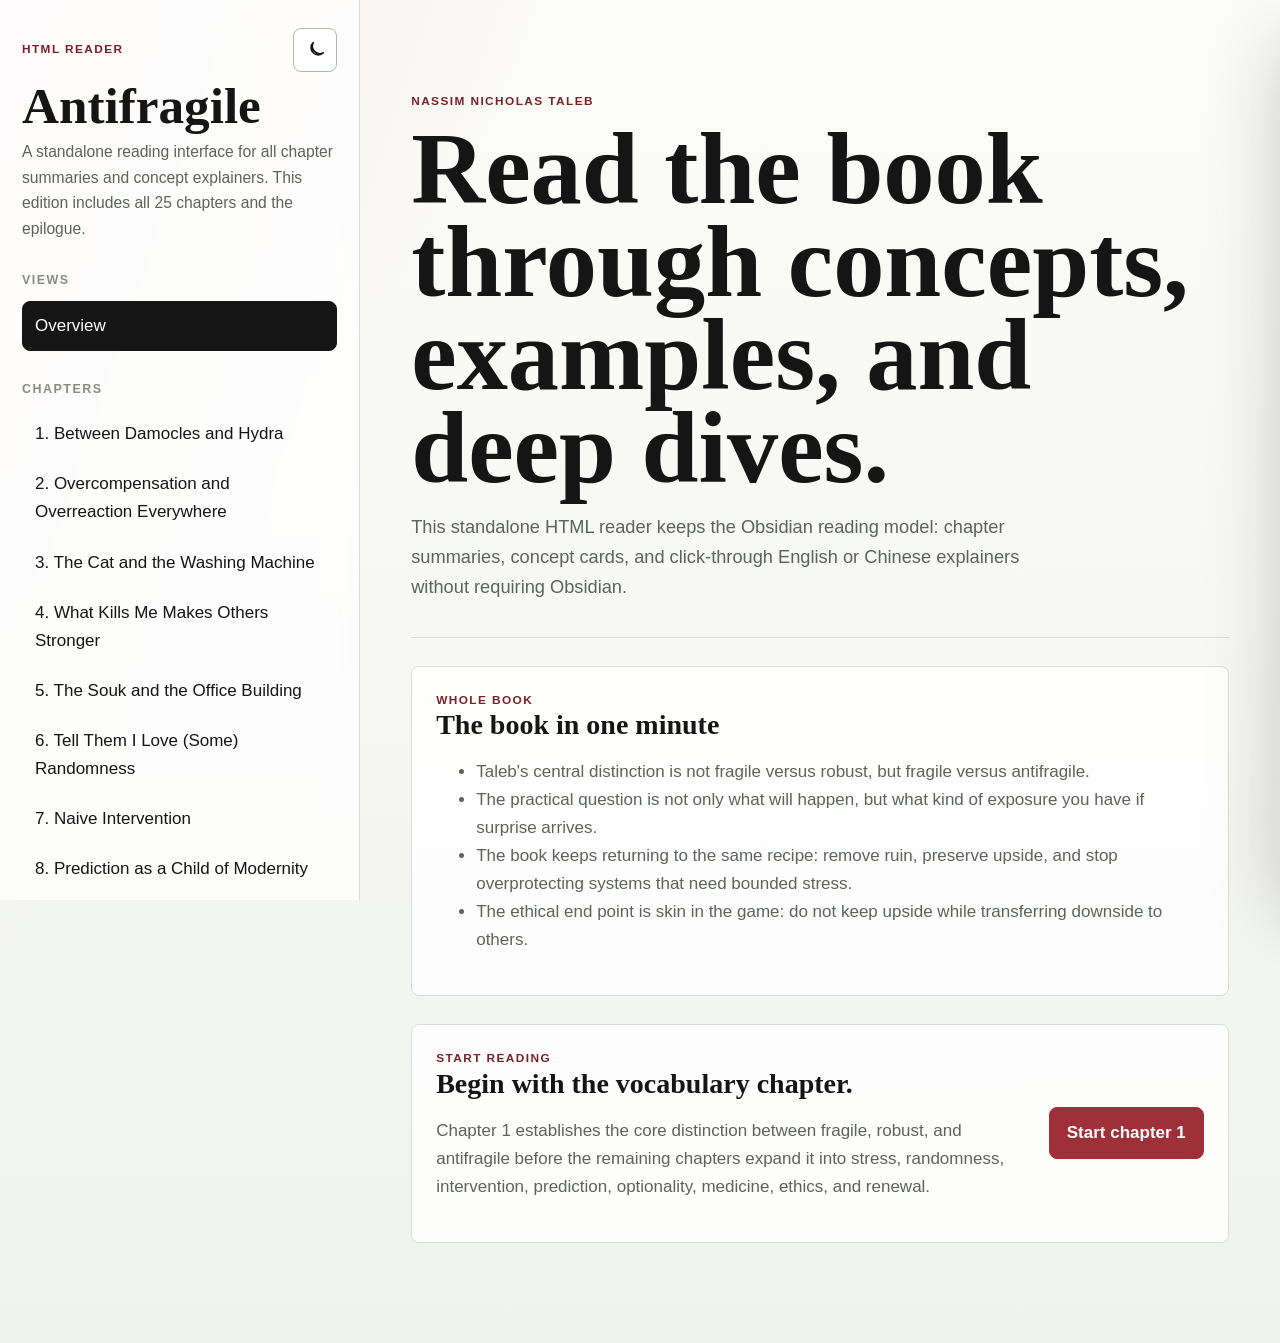
<file: antifragile-html/index.html>
<!doctype html>
<html lang="en">
<head>
  <meta charset="utf-8">
  <meta name="viewport" content="width=device-width, initial-scale=1">
  <title>Antifragile Reader</title>
  <link rel="stylesheet" href="assets/styles.css">
</head>
<body>
  <div class="app">
    <header class="topbar" aria-label="Mobile toolbar">
      <button class="secondary-action" id="menuButton" type="button" aria-controls="sidebar" aria-expanded="false">Menu</button>
      <div class="mobile-title">Antifragile Reader</div>
      <button class="theme-toggle" type="button" data-theme-toggle aria-pressed="false" aria-label="Switch to dark theme" title="Switch to dark theme">
        <svg class="theme-icon theme-icon-moon" viewBox="0 0 24 24" aria-hidden="true">
          <path d="M21 14.6A8.6 8.6 0 0 1 9.4 3a7.5 7.5 0 1 0 11.6 11.6Z"></path>
        </svg>
        <svg class="theme-icon theme-icon-sun" viewBox="0 0 24 24" aria-hidden="true">
          <circle cx="12" cy="12" r="4"></circle>
          <path d="M12 2v2.2M12 19.8V22M4.9 4.9l1.6 1.6M17.5 17.5l1.6 1.6M2 12h2.2M19.8 12H22M4.9 19.1l1.6-1.6M17.5 6.5l1.6-1.6"></path>
        </svg>
      </button>
    </header>

    <aside class="sidebar" id="sidebar" aria-label="Primary navigation">
      <div class="brand">
        <div class="brand-top">
          <div class="brand-kicker">HTML Reader</div>
          <button class="theme-toggle sidebar-theme" type="button" data-theme-toggle aria-pressed="false" aria-label="Switch to dark theme" title="Switch to dark theme">
            <svg class="theme-icon theme-icon-moon" viewBox="0 0 24 24" aria-hidden="true">
              <path d="M21 14.6A8.6 8.6 0 0 1 9.4 3a7.5 7.5 0 1 0 11.6 11.6Z"></path>
            </svg>
            <svg class="theme-icon theme-icon-sun" viewBox="0 0 24 24" aria-hidden="true">
              <circle cx="12" cy="12" r="4"></circle>
              <path d="M12 2v2.2M12 19.8V22M4.9 4.9l1.6 1.6M17.5 17.5l1.6 1.6M2 12h2.2M19.8 12H22M4.9 19.1l1.6-1.6M17.5 6.5l1.6-1.6"></path>
            </svg>
          </button>
        </div>
        <h1>Antifragile</h1>
        <p>A standalone reading interface for all chapter summaries and concept explainers. This edition includes all 25 chapters and the epilogue.</p>
      </div>

      <nav class="nav-group" aria-label="Main views">
        <p class="nav-title">Views</p>
        <button class="nav-button active" type="button" data-view-target="overview" data-nav-item>
          <span>Overview</span>
        </button>
      </nav>

      <nav class="nav-group" aria-label="Chapters">
        <p class="nav-title">Chapters</p>
        <button class="nav-button" type="button" data-view-target="chapter-1" data-nav-item>
          <span>1. Between Damocles and Hydra</span>
        </button>
        <button class="nav-button" type="button" data-view-target="chapter-2" data-nav-item>
          <span>2. Overcompensation and Overreaction Everywhere</span>
        </button>
        <button class="nav-button" type="button" data-view-target="chapter-3" data-nav-item>
          <span>3. The Cat and the Washing Machine</span>
        </button>
        <button class="nav-button" type="button" data-view-target="chapter-4" data-nav-item>
          <span>4. What Kills Me Makes Others Stronger</span>
        </button>
        <button class="nav-button" type="button" data-view-target="chapter-5" data-nav-item>
          <span>5. The Souk and the Office Building</span>
        </button>
        <button class="nav-button" type="button" data-view-target="chapter-6" data-nav-item>
          <span>6. Tell Them I Love (Some) Randomness</span>
        </button>
        <button class="nav-button" type="button" data-view-target="chapter-7" data-nav-item>
          <span>7. Naive Intervention</span>
        </button>
        <button class="nav-button" type="button" data-view-target="chapter-8" data-nav-item>
          <span>8. Prediction as a Child of Modernity</span>
        </button>
        <button class="nav-button" type="button" data-view-target="chapter-9" data-nav-item>
          <span>9. Fat Tony and the Fragilistas</span>
        </button>
        <button class="nav-button" type="button" data-view-target="chapter-10" data-nav-item>
          <span>10. Seneca&#039;s Upside and Downside</span>
        </button>
        <button class="nav-button" type="button" data-view-target="chapter-11" data-nav-item>
          <span>11. Never Marry the Rock Star</span>
        </button>
        <button class="nav-button" type="button" data-view-target="chapter-12" data-nav-item>
          <span>12. Thales&#039; Sweet Grapes</span>
        </button>
        <button class="nav-button" type="button" data-view-target="chapter-13" data-nav-item>
          <span>13. Lecturing Birds on How to Fly</span>
        </button>
        <button class="nav-button" type="button" data-view-target="chapter-14" data-nav-item>
          <span>14. When Two Things Are Not the &quot;Same Thing&quot;</span>
        </button>
        <button class="nav-button" type="button" data-view-target="chapter-15" data-nav-item>
          <span>15. History Written by the Losers</span>
        </button>
        <button class="nav-button" type="button" data-view-target="chapter-16" data-nav-item>
          <span>16. A Lesson in Disorder</span>
        </button>
        <button class="nav-button" type="button" data-view-target="chapter-17" data-nav-item>
          <span>17. Fat Tony Debates Socrates</span>
        </button>
        <button class="nav-button" type="button" data-view-target="chapter-18" data-nav-item>
          <span>18. On the Difference Between a Large Stone and a Thousand Pebbles</span>
        </button>
        <button class="nav-button" type="button" data-view-target="chapter-19" data-nav-item>
          <span>19. The Philosopher&#039;s Stone and Its Inverse</span>
        </button>
        <button class="nav-button" type="button" data-view-target="chapter-20" data-nav-item>
          <span>20. Time and Fragility</span>
        </button>
        <button class="nav-button" type="button" data-view-target="chapter-21" data-nav-item>
          <span>21. Medicine, Convexity, and Opacity</span>
        </button>
        <button class="nav-button" type="button" data-view-target="chapter-22" data-nav-item>
          <span>22. To Live Long, but Not Too Long</span>
        </button>
        <button class="nav-button" type="button" data-view-target="chapter-23" data-nav-item>
          <span>23. Skin in the Game: Antifragility and Optionality at the Expense of Others</span>
        </button>
        <button class="nav-button" type="button" data-view-target="chapter-24" data-nav-item>
          <span>24. Fitting Ethics to a Profession</span>
        </button>
        <button class="nav-button" type="button" data-view-target="chapter-25" data-nav-item>
          <span>25. Conclusion</span>
        </button>
        <button class="nav-button" type="button" data-view-target="epilogue" data-nav-item>
          <span>Epilogue. From Resurrection to Resurrection</span>
        </button>
      </nav>

    </aside>

    <main class="main" id="main">
      <section class="view active" id="overview" data-view>
        <div class="hero">
          <div class="eyebrow">Nassim Nicholas Taleb</div>
          <h2>Read the book through concepts, examples, and deep dives.</h2>
          <p>This standalone HTML reader keeps the Obsidian reading model: chapter summaries, concept cards, and click-through English or Chinese explainers without requiring Obsidian.</p>
        </div>

        <section class="panel" aria-labelledby="book-minute">
          <div class="section-label">Whole Book</div>
          <h3 id="book-minute">The book in one minute</h3>
          <ul>
            <li>Taleb's central distinction is not fragile versus robust, but fragile versus antifragile.</li>
            <li>The practical question is not only what will happen, but what kind of exposure you have if surprise arrives.</li>
            <li>The book keeps returning to the same recipe: remove ruin, preserve upside, and stop overprotecting systems that need bounded stress.</li>
            <li>The ethical end point is skin in the game: do not keep upside while transferring downside to others.</li>
          </ul>
        </section>

        <section class="panel start-card" aria-labelledby="start-reading">
          <div>
            <div class="section-label">Start Reading</div>
            <h3 id="start-reading">Begin with the vocabulary chapter.</h3>
            <p>Chapter 1 establishes the core distinction between fragile, robust, and antifragile before the remaining chapters expand it into stress, randomness, intervention, prediction, optionality, medicine, ethics, and renewal.</p>
          </div>
          <button class="primary-action" type="button" data-view-target="chapter-1">Start chapter 1</button>
        </section>
      </section>

      <div id="chapterMount"></div>
    </main>

  </div>

  <div class="drawer-backdrop" id="drawerBackdrop" hidden></div>
  <aside class="drawer" id="drawer" aria-modal="true" aria-labelledby="drawerTitle" role="dialog" hidden>
    <div class="drawer-header">
      <div>
        <p class="eyebrow" id="drawerKicker">Deep dive</p>
        <h2 class="drawer-title" id="drawerTitle">Concept explainer</h2>
        <p class="drawer-subtitle" id="drawerSubtitle">Click English or Chinese to switch explanations.</p>
      </div>
      <button class="close-button" type="button" id="closeDrawer" aria-label="Close deep dive">×</button>
    </div>
    <div class="drawer-tabs" role="tablist" aria-label="Explainer language">
      <button class="drawer-tab active" type="button" data-drawer-lang="en" role="tab" aria-selected="true">English</button>
      <button class="drawer-tab" type="button" data-drawer-lang="zh" role="tab" aria-selected="false">中文</button>
    </div>
    <div class="drawer-content" id="drawerContent"></div>
  </aside>

  <script src="assets/chapter-01.js"></script>
  <script src="assets/chapter-02.js"></script>
  <script src="assets/chapter-03.js"></script>
  <script src="assets/chapter-04.js"></script>
  <script src="assets/chapter-05.js"></script>
  <script src="assets/chapter-06.js"></script>
  <script src="assets/chapter-07.js"></script>
  <script src="assets/chapter-08.js"></script>
  <script src="assets/chapter-09.js"></script>
  <script src="assets/chapter-10.js"></script>
  <script src="assets/chapter-11.js"></script>
  <script src="assets/chapter-12.js"></script>
  <script src="assets/chapter-13.js"></script>
  <script src="assets/chapter-14.js"></script>
  <script src="assets/chapter-15.js"></script>
  <script src="assets/chapter-16.js"></script>
  <script src="assets/chapter-17.js"></script>
  <script src="assets/chapter-18.js"></script>
  <script src="assets/chapter-19.js"></script>
  <script src="assets/chapter-20.js"></script>
  <script src="assets/chapter-21.js"></script>
  <script src="assets/chapter-22.js"></script>
  <script src="assets/chapter-23.js"></script>
  <script src="assets/chapter-24.js"></script>
  <script src="assets/chapter-25.js"></script>
  <script src="assets/epilogue.js"></script>
  <script src="assets/app.js"></script>
</body>
</html>
</file>
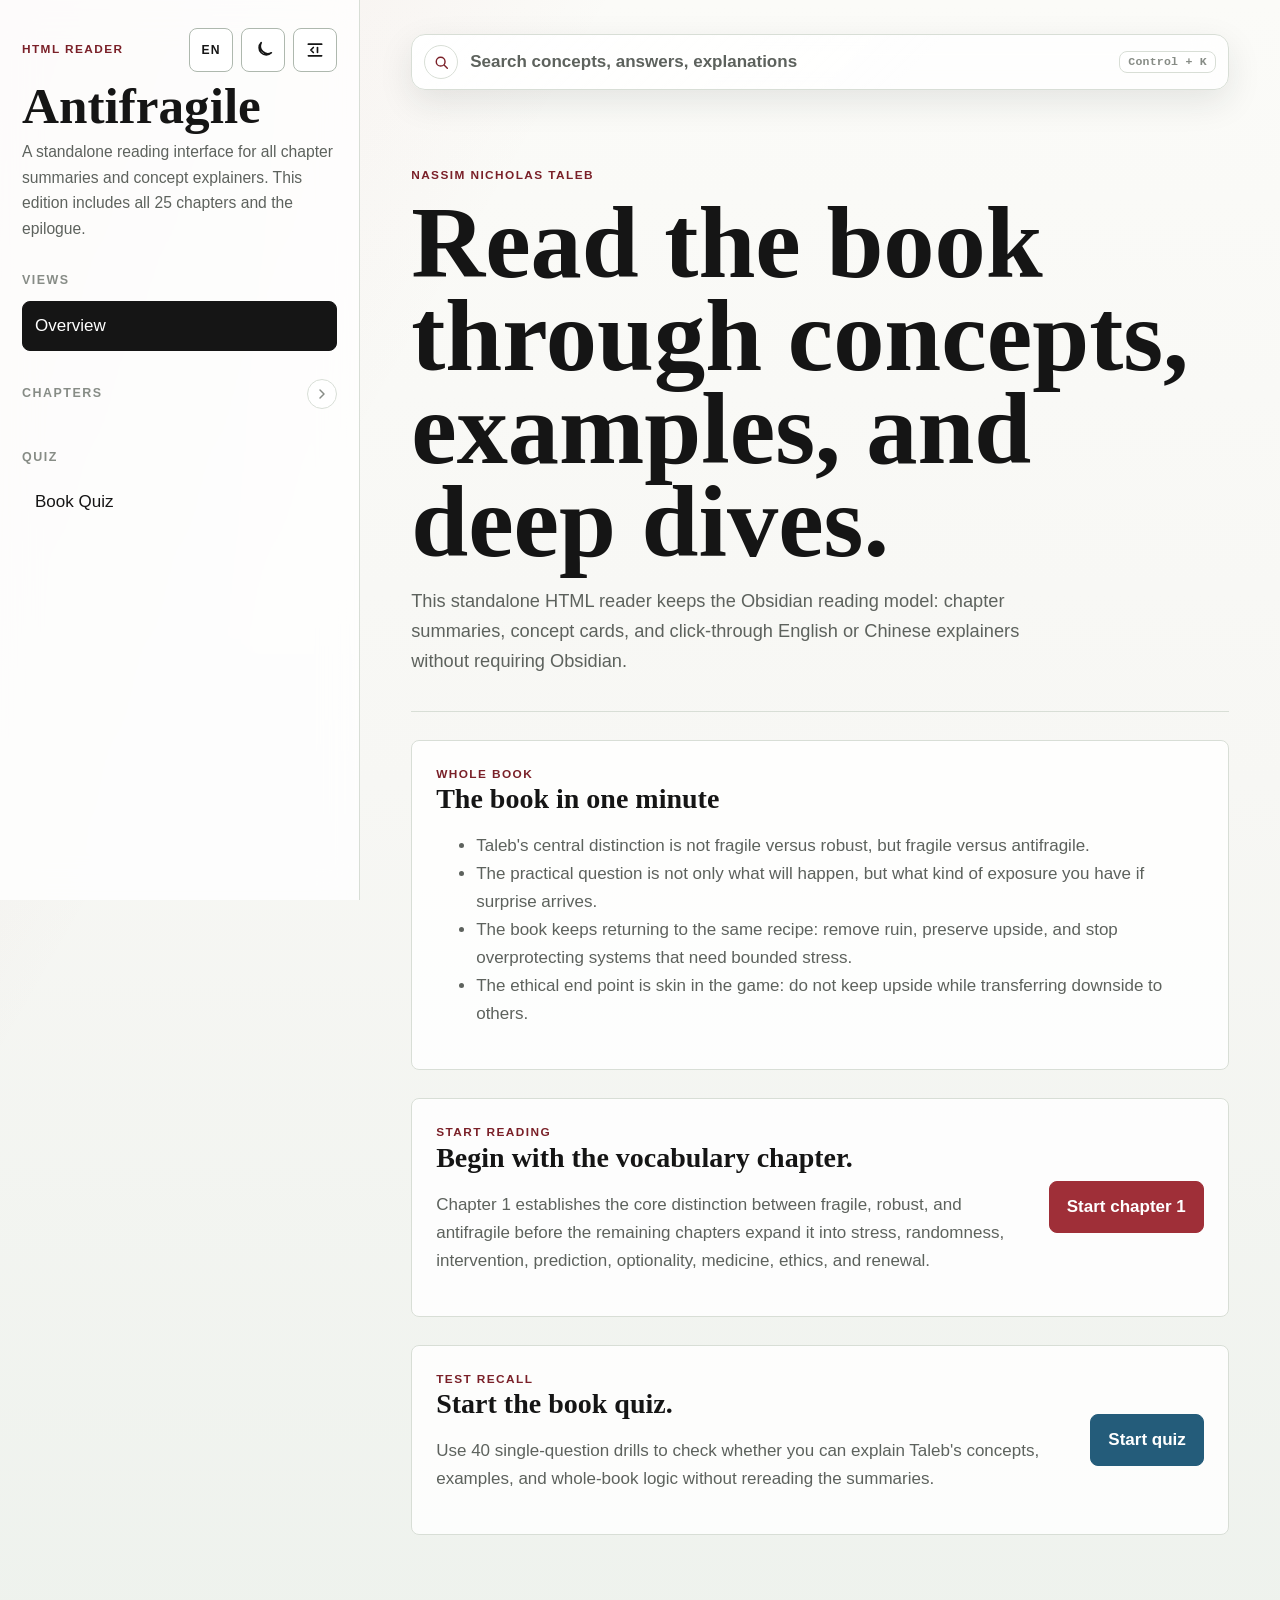
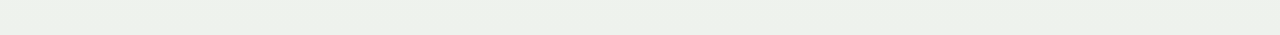
<file: docs/index.html>
<!doctype html>
<html lang="en">
<head>
  <meta charset="utf-8">
  <meta name="viewport" content="width=device-width, initial-scale=1">
  <meta http-equiv="Cache-Control" content="no-cache, no-store, must-revalidate">
  <meta http-equiv="Pragma" content="no-cache">
  <meta http-equiv="Expires" content="0">
  <title>Antifragile Reader</title>
  <script>
    // Single source of truth for cache-busting. Bump this one string to invalidate
    // every asset URL at once; the inline loader at the bottom of <body> reads it.
    window.APP_VERSION = "3aa4f63e-f777-433c-8b77-ee7bdf7092bd";
  </script>
  <script>
    (function () {
      var link = document.createElement("link");
      link.rel = "stylesheet";
      link.href = "assets/styles.css?v=" + window.APP_VERSION;
      document.head.appendChild(link);
    })();
  </script>
</head>
<body>
  <div class="app">
    <header class="topbar" aria-label="Mobile toolbar">
      <button class="secondary-action" id="menuButton" type="button" aria-controls="sidebar" aria-expanded="false">Menu</button>
      <div class="mobile-title">Antifragile Reader</div>
      <div class="topbar-actions">
        <button class="language-toggle" type="button" data-language-toggle aria-pressed="false" aria-label="Switch content language to Chinese" title="Switch content language to Chinese">
          <span data-language-label>EN</span>
        </button>
        <button class="theme-toggle" type="button" data-theme-toggle aria-pressed="false" aria-label="Switch to dark theme" title="Switch to dark theme">
          <svg class="theme-icon theme-icon-moon" viewBox="0 0 24 24" aria-hidden="true">
            <path d="M21 14.6A8.6 8.6 0 0 1 9.4 3a7.5 7.5 0 1 0 11.6 11.6Z"></path>
          </svg>
          <svg class="theme-icon theme-icon-sun" viewBox="0 0 24 24" aria-hidden="true">
            <circle cx="12" cy="12" r="4"></circle>
            <path d="M12 2v2.2M12 19.8V22M4.9 4.9l1.6 1.6M17.5 17.5l1.6 1.6M2 12h2.2M19.8 12H22M4.9 19.1l1.6-1.6M17.5 6.5l1.6-1.6"></path>
          </svg>
        </button>
      </div>
    </header>

    <aside class="sidebar" id="sidebar" aria-label="Primary navigation">
      <div class="brand">
        <div class="brand-top">
          <div class="brand-kicker">HTML Reader</div>
          <div class="brand-actions">
            <button class="language-toggle" type="button" data-language-toggle aria-pressed="false" aria-label="Switch content language to Chinese" title="Switch content language to Chinese">
              <span data-language-label>EN</span>
            </button>
            <button class="theme-toggle sidebar-theme" type="button" data-theme-toggle aria-pressed="false" aria-label="Switch to dark theme" title="Switch to dark theme">
              <svg class="theme-icon theme-icon-moon" viewBox="0 0 24 24" aria-hidden="true">
                <path d="M21 14.6A8.6 8.6 0 0 1 9.4 3a7.5 7.5 0 1 0 11.6 11.6Z"></path>
              </svg>
              <svg class="theme-icon theme-icon-sun" viewBox="0 0 24 24" aria-hidden="true">
                <circle cx="12" cy="12" r="4"></circle>
                <path d="M12 2v2.2M12 19.8V22M4.9 4.9l1.6 1.6M17.5 17.5l1.6 1.6M2 12h2.2M19.8 12H22M4.9 19.1l1.6-1.6M17.5 6.5l1.6-1.6"></path>
              </svg>
            </button>
            <button class="sidebar-toggle" id="sidebarCollapseButton" type="button" data-sidebar-collapse aria-label="Hide sidebar" title="Hide sidebar" aria-controls="sidebar" aria-expanded="true">
              <svg viewBox="0 0 24 24" aria-hidden="true">
                <path d="M4 5h16M4 19h16"></path>
                <path d="M10 9l-3 3 3 3"></path>
                <path d="M15 9v6"></path>
              </svg>
              <span class="sidebar-toggle-label">Close</span>
            </button>
          </div>
        </div>
        <h1>Antifragile</h1>
        <p>A standalone reading interface for all chapter summaries and concept explainers. This edition includes all 25 chapters and the epilogue.</p>
      </div>

      <nav class="nav-group" aria-label="Main views">
        <p class="nav-title">Views</p>
        <button class="nav-button active" type="button" data-view-target="overview" data-nav-item>
          <span>Overview</span>
        </button>
      </nav>

      <nav class="nav-group nav-group-collapsible collapsed" aria-label="Chapters">
        <div class="nav-title-row">
          <p class="nav-title">Chapters</p>
          <button class="nav-collapse" type="button" data-collapse-toggle="chapterList" aria-controls="chapterList" aria-expanded="false" aria-label="Expand chapters">
            <svg viewBox="0 0 24 24" aria-hidden="true">
              <path d="M6 9l6 6 6-6"></path>
            </svg>
          </button>
        </div>
        <div class="nav-list" id="chapterList" aria-hidden="true">
        <button class="nav-button" type="button" data-view-target="chapter-1" data-nav-item>
          <span>1. Between Damocles and Hydra</span>
        </button>
        <button class="nav-button" type="button" data-view-target="chapter-2" data-nav-item>
          <span>2. Overcompensation and Overreaction Everywhere</span>
        </button>
        <button class="nav-button" type="button" data-view-target="chapter-3" data-nav-item>
          <span>3. The Cat and the Washing Machine</span>
        </button>
        <button class="nav-button" type="button" data-view-target="chapter-4" data-nav-item>
          <span>4. What Kills Me Makes Others Stronger</span>
        </button>
        <button class="nav-button" type="button" data-view-target="chapter-5" data-nav-item>
          <span>5. The Souk and the Office Building</span>
        </button>
        <button class="nav-button" type="button" data-view-target="chapter-6" data-nav-item>
          <span>6. Tell Them I Love (Some) Randomness</span>
        </button>
        <button class="nav-button" type="button" data-view-target="chapter-7" data-nav-item>
          <span>7. Naive Intervention</span>
        </button>
        <button class="nav-button" type="button" data-view-target="chapter-8" data-nav-item>
          <span>8. Prediction as a Child of Modernity</span>
        </button>
        <button class="nav-button" type="button" data-view-target="chapter-9" data-nav-item>
          <span>9. Fat Tony and the Fragilistas</span>
        </button>
        <button class="nav-button" type="button" data-view-target="chapter-10" data-nav-item>
          <span>10. Seneca&#039;s Upside and Downside</span>
        </button>
        <button class="nav-button" type="button" data-view-target="chapter-11" data-nav-item>
          <span>11. Never Marry the Rock Star</span>
        </button>
        <button class="nav-button" type="button" data-view-target="chapter-12" data-nav-item>
          <span>12. Thales&#039; Sweet Grapes</span>
        </button>
        <button class="nav-button" type="button" data-view-target="chapter-13" data-nav-item>
          <span>13. Lecturing Birds on How to Fly</span>
        </button>
        <button class="nav-button" type="button" data-view-target="chapter-14" data-nav-item>
          <span>14. When Two Things Are Not the &quot;Same Thing&quot;</span>
        </button>
        <button class="nav-button" type="button" data-view-target="chapter-15" data-nav-item>
          <span>15. History Written by the Losers</span>
        </button>
        <button class="nav-button" type="button" data-view-target="chapter-16" data-nav-item>
          <span>16. A Lesson in Disorder</span>
        </button>
        <button class="nav-button" type="button" data-view-target="chapter-17" data-nav-item>
          <span>17. Fat Tony Debates Socrates</span>
        </button>
        <button class="nav-button" type="button" data-view-target="chapter-18" data-nav-item>
          <span>18. On the Difference Between a Large Stone and a Thousand Pebbles</span>
        </button>
        <button class="nav-button" type="button" data-view-target="chapter-19" data-nav-item>
          <span>19. The Philosopher&#039;s Stone and Its Inverse</span>
        </button>
        <button class="nav-button" type="button" data-view-target="chapter-20" data-nav-item>
          <span>20. Time and Fragility</span>
        </button>
        <button class="nav-button" type="button" data-view-target="chapter-21" data-nav-item>
          <span>21. Medicine, Convexity, and Opacity</span>
        </button>
        <button class="nav-button" type="button" data-view-target="chapter-22" data-nav-item>
          <span>22. To Live Long, but Not Too Long</span>
        </button>
        <button class="nav-button" type="button" data-view-target="chapter-23" data-nav-item>
          <span>23. Skin in the Game: Antifragility and Optionality at the Expense of Others</span>
        </button>
        <button class="nav-button" type="button" data-view-target="chapter-24" data-nav-item>
          <span>24. Fitting Ethics to a Profession</span>
        </button>
        <button class="nav-button" type="button" data-view-target="chapter-25" data-nav-item>
          <span>25. Conclusion</span>
        </button>
        <button class="nav-button" type="button" data-view-target="epilogue" data-nav-item>
          <span>Epilogue. From Resurrection to Resurrection</span>
        </button>
        </div>
      </nav>

      <nav class="nav-group" aria-label="Quiz">
        <p class="nav-title">Quiz</p>
        <button class="nav-button" type="button" data-view-target="quiz" data-nav-item>
          <span>Book Quiz</span>
        </button>
      </nav>

    </aside>
    <button class="sidebar-restore" id="sidebarExpandButton" type="button" data-sidebar-expand aria-label="Show sidebar" title="Show sidebar" aria-controls="sidebar" aria-expanded="false">
      <svg viewBox="0 0 24 24" aria-hidden="true">
        <path d="M4 5h16M4 19h16"></path>
        <path d="M8 9l3 3-3 3"></path>
        <path d="M15 9v6"></path>
      </svg>
      <span>Navigation</span>
    </button>

    <main class="main" id="main">
      <section class="global-search" aria-label="Reader search">
        <button class="search-trigger" id="searchTrigger" type="button" aria-haspopup="dialog" aria-controls="searchPanel" aria-keyshortcuts="Meta+K Control+K">
          <span class="search-trigger-icon" aria-hidden="true">
            <svg viewBox="0 0 24 24">
              <circle cx="10.8" cy="10.8" r="6.2"></circle>
              <path d="m16 16 4.2 4.2"></path>
            </svg>
          </span>
          <span class="search-trigger-copy" data-search-trigger-copy>Search concepts, answers, explanations</span>
          <kbd class="shortcut-key" data-search-shortcut>Command + K</kbd>
        </button>
      </section>

      <section class="view active" id="overview" data-view>
        <div class="hero">
          <div class="eyebrow">Nassim Nicholas Taleb</div>
          <h2>Read the book through concepts, examples, and deep dives.</h2>
          <p>This standalone HTML reader keeps the Obsidian reading model: chapter summaries, concept cards, and click-through English or Chinese explainers without requiring Obsidian.</p>
        </div>

        <section class="panel" aria-labelledby="book-minute">
          <div class="section-label">Whole Book</div>
          <h3 id="book-minute">The book in one minute</h3>
          <ul>
            <li>Taleb's central distinction is not fragile versus robust, but fragile versus antifragile.</li>
            <li>The practical question is not only what will happen, but what kind of exposure you have if surprise arrives.</li>
            <li>The book keeps returning to the same recipe: remove ruin, preserve upside, and stop overprotecting systems that need bounded stress.</li>
            <li>The ethical end point is skin in the game: do not keep upside while transferring downside to others.</li>
          </ul>
        </section>

        <section class="panel start-card" aria-labelledby="start-reading">
          <div>
            <div class="section-label">Start Reading</div>
            <h3 id="start-reading">Begin with the vocabulary chapter.</h3>
            <p>Chapter 1 establishes the core distinction between fragile, robust, and antifragile before the remaining chapters expand it into stress, randomness, intervention, prediction, optionality, medicine, ethics, and renewal.</p>
          </div>
          <button class="primary-action" type="button" data-view-target="chapter-1" data-expand-chapters="true">Start chapter 1</button>
        </section>

        <section class="panel start-card" aria-labelledby="start-quiz">
          <div>
            <div class="section-label">Test Recall</div>
            <h3 id="start-quiz">Start the book quiz.</h3>
            <p>Use 40 single-question drills to check whether you can explain Taleb's concepts, examples, and whole-book logic without rereading the summaries.</p>
          </div>
          <button class="primary-action quiz-action" type="button" data-view-target="quiz">Start quiz</button>
        </section>
      </section>

      <section class="view quiz" id="quiz" data-view>
        <div class="quiz-hero">
          <div class="eyebrow">Book Quiz</div>
          <h2>Check whether the ideas survived the reading.</h2>
          <p>Read the question first. Try to answer out loud before opening the reveal panel. A strong answer should use Taleb's vocabulary and at least one concrete example from the book.</p>
        </div>

        <section class="quiz-cockpit" aria-label="Quiz controls">
          <div>
            <div class="section-label">Current Drill</div>
            <h3 id="quizPosition">Question 1 / 40</h3>
            <p id="quizScope">Core Vocabulary</p>
          </div>
          <div class="quiz-progress" aria-hidden="true">
            <span id="quizProgressBar"></span>
          </div>
          <div class="quiz-jump" id="quizJump" aria-label="Jump to question"></div>
        </section>

        <article class="quiz-single-card" id="quizCard" aria-live="polite"></article>
      </section>

      <div id="chapterMount"></div>
    </main>

  </div>

  <div class="search-backdrop" id="searchBackdrop" hidden></div>
  <aside class="search-panel" id="searchPanel" role="dialog" aria-modal="true" aria-labelledby="searchTitle" hidden>
    <h2 class="sr-only" id="searchTitle">Search the reader</h2>
    <div class="search-panel-head">
      <label class="search-input-shell" for="searchInput">
        <span class="search-input-icon" aria-hidden="true">
          <svg viewBox="0 0 24 24">
            <circle cx="10.8" cy="10.8" r="6.2"></circle>
            <path d="m16 16 4.2 4.2"></path>
          </svg>
        </span>
        <input id="searchInput" type="search" autocomplete="off" spellcheck="false" placeholder="Search concepts, answers, explanations">
        <kbd class="shortcut-key">Esc</kbd>
      </label>
      <button class="close-button" type="button" id="closeSearch" aria-label="Close search">×</button>
    </div>
    <p class="search-help" id="searchHelp">Search across concept cards, quiz answers, and English or Chinese explainers.</p>
    <div class="search-results" id="searchResults" role="listbox" aria-label="Search results"></div>
  </aside>

  <div class="drawer-backdrop" id="drawerBackdrop" hidden></div>
  <aside class="drawer" id="drawer" aria-modal="true" aria-labelledby="drawerTitle" role="dialog" hidden>
    <div class="drawer-header">
      <div>
        <p class="eyebrow" id="drawerKicker">Deep dive</p>
        <h2 class="drawer-title" id="drawerTitle">Concept explainer</h2>
        <p class="drawer-subtitle" id="drawerSubtitle">Click English or Chinese to switch explanations.</p>
      </div>
      <button class="close-button" type="button" id="closeDrawer" aria-label="Close deep dive">×</button>
    </div>
    <div class="drawer-tabs" role="tablist" aria-label="Explainer language">
      <button class="drawer-tab active" type="button" data-drawer-lang="en" role="tab" aria-selected="true">English</button>
      <button class="drawer-tab" type="button" data-drawer-lang="zh" role="tab" aria-selected="false">中文</button>
    </div>
    <div class="drawer-content" id="drawerContent"></div>
  </aside>

  <script>
    (function () {
      // Inject every asset script in document order, all stamped with the single
      // APP_VERSION defined at the top of <head>. Bumping the version is now a
      // one-line change up there — no more 30 string replaces.
      var v = window.APP_VERSION;
      var names = [
        "chapter-01.js", "chapter-02.js", "chapter-03.js", "chapter-04.js", "chapter-05.js",
        "chapter-06.js", "chapter-07.js", "chapter-08.js", "chapter-09.js", "chapter-10.js",
        "chapter-11.js", "chapter-12.js", "chapter-13.js", "chapter-14.js", "chapter-15.js",
        "chapter-16.js", "chapter-17.js", "chapter-18.js", "chapter-19.js", "chapter-20.js",
        "chapter-21.js", "chapter-22.js", "chapter-23.js", "chapter-24.js", "chapter-25.js",
        "epilogue.js", "quiz.js", "app.js"
      ];
      names.forEach(function (name) {
        var s = document.createElement("script");
        s.src = "assets/" + name + "?v=" + v;
        // Force in-order execution; without this, dynamically-injected scripts run async.
        s.async = false;
        document.body.appendChild(s);
      });
    })();
  </script>
</body>
</html>
</file>
<file: antifragile-html/assets/styles.css>
:root {
      color-scheme: light;
      --bg: #f7f7f4;
      --surface: #ffffff;
      --surface-strong: #f0f3ef;
      --chrome-bg: rgba(255, 255, 255, 0.78);
      --topbar-bg: rgba(247, 247, 244, 0.94);
      --panel-bg: rgba(255, 255, 255, 0.82);
      --button-bg: #ffffff;
      --drawer-bg: #ffffff;
      --backdrop-bg: rgba(21, 21, 21, 0.22);
      --ink: #151515;
      --muted: #5d625d;
      --faint: #878c86;
      --line: #d8ded6;
      --line-strong: #aeb8ae;
      --accent: #9f2f38;
      --accent-strong: #7a2028;
      --accent-contrast: #ffffff;
      --accent-soft: #f9e7e7;
      --green: #246c57;
      --green-soft: #e6f3ed;
      --gold: #986f19;
      --gold-soft: #f7efd9;
      --blue: #245c7a;
      --blue-soft: #e6f0f5;
      --blue-ink: #18475f;
      --code-bg: #eef0ec;
      --code-ink: #202420;
      --active-bg: #151515;
      --active-ink: #ffffff;
      --body-bg:
        linear-gradient(120deg, rgba(159, 47, 56, 0.07), transparent 28%),
        linear-gradient(180deg, #fbfbf8 0%, #f7f7f4 48%, #eef2ed 100%);
      --shadow: 0 18px 48px rgba(34, 42, 36, 0.13);
      --serif: "Iowan Old Style", "Palatino Linotype", Palatino, Georgia, serif;
      --sans: ui-sans-serif, -apple-system, BlinkMacSystemFont, "Segoe UI", Helvetica, Arial, sans-serif;
      --mono: "SFMono-Regular", Consolas, "Liberation Mono", monospace;
      --sidebar: 360px;
    }

    [data-theme="dark"] {
      color-scheme: dark;
      --bg: #11130f;
      --surface: #171a16;
      --surface-strong: #20251f;
      --chrome-bg: rgba(17, 19, 15, 0.86);
      --topbar-bg: rgba(17, 19, 15, 0.94);
      --panel-bg: rgba(23, 26, 22, 0.84);
      --button-bg: #171a16;
      --drawer-bg: #171a16;
      --backdrop-bg: rgba(0, 0, 0, 0.56);
      --ink: #f3f1e8;
      --muted: #c8c2b3;
      --faint: #9b9689;
      --line: #343b31;
      --line-strong: #505a4b;
      --accent: #df7379;
      --accent-strong: #f0a0a5;
      --accent-contrast: #11130f;
      --accent-soft: rgba(223, 115, 121, 0.14);
      --green: #8bd1b2;
      --green-soft: rgba(57, 116, 91, 0.2);
      --gold: #d8b467;
      --gold-soft: rgba(152, 111, 25, 0.22);
      --blue: #8ebbd0;
      --blue-soft: rgba(54, 98, 122, 0.22);
      --blue-ink: #cae8f5;
      --code-bg: #262b25;
      --code-ink: #f2eadc;
      --active-bg: #f3f1e8;
      --active-ink: #11130f;
      --body-bg:
        linear-gradient(120deg, rgba(223, 115, 121, 0.11), transparent 30%),
        linear-gradient(180deg, #0d0f0c 0%, #11130f 48%, #171b15 100%);
      --shadow: 0 18px 48px rgba(0, 0, 0, 0.32);
    }

    * {
      box-sizing: border-box;
    }

    html {
      scroll-behavior: auto;
    }

    body {
      margin: 0;
      background: var(--body-bg);
      color: var(--ink);
      font-family: var(--sans);
      font-size: 17px;
      line-height: 1.65;
    }

    button,
    a {
      -webkit-tap-highlight-color: transparent;
    }

    button {
      font: inherit;
    }

    a {
      color: inherit;
      text-decoration: none;
    }

    .app {
      min-height: 100vh;
      display: grid;
      grid-template-columns: var(--sidebar) minmax(0, 1fr);
    }

    .sidebar {
      position: sticky;
      top: 0;
      height: 100vh;
      overflow: auto;
      background: var(--chrome-bg);
      backdrop-filter: blur(18px);
      border-color: var(--line);
    }

    .sidebar {
      border-right: 1px solid var(--line);
      padding: 28px 22px;
    }

    .brand-kicker,
    .eyebrow,
    .section-label {
      color: var(--accent-strong);
      font-size: 0.74rem;
      font-weight: 800;
      letter-spacing: 0.12em;
      text-transform: uppercase;
    }

    .brand h1 {
      margin: 10px 0 8px;
      font-family: var(--serif);
      font-size: clamp(2.15rem, 4vw, 3.25rem);
      line-height: 0.95;
      letter-spacing: 0;
    }

    .brand-top {
      display: flex;
      align-items: center;
      justify-content: space-between;
      gap: 12px;
    }

    .theme-toggle {
      width: 44px;
      height: 44px;
      border: 1px solid var(--line-strong);
      border-radius: 8px;
      background: var(--button-bg);
      color: var(--ink);
      cursor: pointer;
      display: inline-flex;
      align-items: center;
      justify-content: center;
      transition: background 180ms ease, border-color 180ms ease, color 180ms ease;
    }

    .theme-toggle:hover {
      background: var(--surface-strong);
      border-color: var(--accent);
      color: var(--accent-strong);
    }

    .theme-icon {
      width: 21px;
      height: 21px;
      fill: none;
      stroke: currentColor;
      stroke-width: 1.9;
      stroke-linecap: round;
      stroke-linejoin: round;
    }

    .theme-icon-sun {
      display: none;
    }

    [data-theme="dark"] .theme-icon-moon {
      display: none;
    }

    [data-theme="dark"] .theme-icon-sun {
      display: block;
    }

    .brand p,
    .muted {
      color: var(--muted);
    }

    .brand p {
      margin: 0 0 24px;
      font-size: 0.98rem;
    }

    .nav-group {
      margin-top: 28px;
    }

    .nav-title {
      margin: 0 0 10px;
      color: var(--faint);
      font-size: 0.78rem;
      font-weight: 800;
      text-transform: uppercase;
      letter-spacing: 0.12em;
    }

    .nav-button,
    .tool-button {
      width: 100%;
      min-height: 44px;
      border: 1px solid transparent;
      border-radius: 8px;
      background: transparent;
      color: var(--ink);
      cursor: pointer;
      display: flex;
      align-items: center;
      justify-content: space-between;
      gap: 12px;
      padding: 10px 12px;
      text-align: left;
      transition: background 180ms ease, border-color 180ms ease, color 180ms ease, transform 180ms ease;
    }

    .nav-button span:first-child,
    .tool-button span:first-child {
      min-width: 0;
    }

    .nav-button:hover,
    .tool-button:hover {
      background: var(--surface-strong);
      border-color: var(--line);
    }

    .nav-button:focus-visible,
    .tool-button:focus-visible,
    .deep-button:focus-visible,
    .close-button:focus-visible,
    .theme-toggle:focus-visible,
    .secondary-action:focus-visible,
    .primary-action:focus-visible,
    .chapter-nav-card:focus-visible,
    .drawer-tab:focus-visible {
      outline: 3px solid rgba(159, 47, 56, 0.25);
      outline-offset: 2px;
    }

    .nav-button.active {
      background: var(--active-bg);
      color: var(--active-ink);
      border-color: var(--active-bg);
    }

    .nav-button[disabled] {
      cursor: not-allowed;
      color: var(--faint);
      opacity: 0.74;
    }

    .main {
      min-width: 0;
      padding: 34px clamp(22px, 4vw, 68px) 72px;
    }

    .topbar {
      position: sticky;
      top: 0;
      z-index: 20;
      display: none;
      align-items: center;
      justify-content: space-between;
      gap: 12px;
      margin: -34px -22px 24px;
      padding: 14px 18px;
      background: var(--topbar-bg);
      border-bottom: 1px solid var(--line);
      backdrop-filter: blur(16px);
    }

    .mobile-title {
      font-weight: 800;
    }

    .view {
      display: none;
      max-width: 860px;
      margin: 0 auto;
    }

    .view.active {
      display: block;
      animation: view-enter 110ms ease-out both;
    }

    @keyframes view-enter {
      from {
        opacity: 0;
      }

      to {
        opacity: 1;
      }
    }

    .hero {
      padding: clamp(28px, 5vw, 58px) 0 34px;
      border-bottom: 1px solid var(--line);
    }

    .hero h2 {
      margin: 10px 0 18px;
      font-family: var(--serif);
      font-size: clamp(2.8rem, 9vw, 6.4rem);
      line-height: 0.91;
      letter-spacing: 0;
      max-width: 820px;
    }

    .hero p {
      max-width: 660px;
      margin: 0;
      color: var(--muted);
      font-size: 1.14rem;
    }

    .hero-actions {
      display: flex;
      flex-wrap: wrap;
      gap: 12px;
      margin-top: 26px;
    }

    .primary-action,
    .secondary-action,
    .deep-button,
    .close-button {
      min-height: 44px;
      border-radius: 8px;
      cursor: pointer;
      display: inline-flex;
      align-items: center;
      justify-content: center;
      gap: 8px;
      border: 1px solid transparent;
      font-weight: 800;
      transition: background 180ms ease, border-color 180ms ease, color 180ms ease, transform 180ms ease;
    }

    .primary-action {
      padding: 11px 17px;
      background: var(--accent);
      color: var(--accent-contrast);
      border-color: var(--accent);
    }

    .primary-action:hover {
      background: var(--accent-strong);
      border-color: var(--accent-strong);
    }

    .secondary-action {
      padding: 11px 17px;
      background: var(--button-bg);
      color: var(--ink);
      border-color: var(--line-strong);
    }

    .secondary-action:hover {
      background: var(--surface-strong);
    }

    .panel {
      margin: 28px 0;
      padding: 24px;
      background: var(--panel-bg);
      border: 1px solid var(--line);
      border-radius: 8px;
      box-shadow: 0 1px 0 rgba(255, 255, 255, 0.12) inset;
    }

    .panel h3,
    .chapter h2,
    .chapter h3 {
      font-family: var(--serif);
      line-height: 1.1;
      letter-spacing: 0;
    }

    .panel h3 {
      margin: 0 0 12px;
      font-size: 1.75rem;
    }

    .panel p,
    .panel li {
      color: var(--muted);
    }

    .start-card {
      display: flex;
      align-items: center;
      justify-content: space-between;
      gap: 24px;
    }

    .start-card > div {
      min-width: 0;
    }

    .start-card .primary-action {
      flex: 0 0 auto;
    }

    .chapter-header {
      padding: 34px 0 26px;
      border-bottom: 1px solid var(--line);
    }

    .chapter-header h1 {
      margin: 10px 0 14px;
      font-family: var(--serif);
      font-size: clamp(2.45rem, 7vw, 5.4rem);
      line-height: 0.96;
      letter-spacing: 0;
    }

    .chapter-tools {
      display: flex;
      flex-wrap: wrap;
      align-items: center;
      gap: 12px;
      margin-top: 22px;
    }

    .locator {
      display: inline-flex;
      align-items: center;
      min-height: 40px;
      padding: 8px 12px;
      border-radius: 8px;
      background: var(--blue-soft);
      color: var(--blue-ink);
      border: 1px solid rgba(36, 92, 122, 0.2);
      font-weight: 800;
      font-size: 0.92rem;
    }

    .section {
      padding: 34px 0;
      border-bottom: 1px solid var(--line);
      scroll-margin-top: 28px;
    }

    .chapter h2 {
      margin: 0 0 18px;
      font-size: clamp(1.7rem, 4vw, 2.45rem);
    }

    .chapter h3 {
      margin: 0 0 14px;
      font-size: clamp(1.35rem, 3vw, 1.85rem);
    }

    .abstract {
      margin: 0;
      padding: 0;
      list-style: none;
      display: grid;
      gap: 12px;
    }

    .abstract li {
      padding: 16px 18px;
      border-radius: 8px;
      border: 1px solid var(--line);
      background: var(--panel-bg);
    }

    .abstract li {
      border-color: rgba(36, 108, 87, 0.18);
      background: var(--green-soft);
    }

    .abstract li {
      display: grid;
      grid-template-columns: 46px minmax(0, 1fr);
      gap: 14px;
      align-items: start;
    }

    .abstract-number {
      display: inline-flex;
      align-items: center;
      justify-content: center;
      min-width: 38px;
      min-height: 38px;
      border-radius: 8px;
      background: var(--surface);
      border: 1px solid rgba(36, 108, 87, 0.28);
      color: var(--green);
      font-size: 0.78rem;
      font-weight: 900;
      letter-spacing: 0.08em;
      line-height: 1;
    }

    .concept {
      margin: 24px 0 34px;
      padding: 24px;
      background: var(--surface);
      border: 1px solid var(--line);
      border-left: 5px solid var(--accent);
      border-radius: 8px;
      box-shadow: var(--shadow);
      scroll-margin-top: 28px;
    }

    .concept p {
      margin: 12px 0;
      color: var(--ink);
    }

    .concept strong {
      color: var(--ink);
    }

    code {
      padding: 0.1em 0.34em;
      border-radius: 5px;
      background: var(--code-bg);
      color: var(--code-ink);
      font-family: var(--mono);
      font-size: 0.9em;
    }

    .deep-row {
      display: flex;
      flex-wrap: wrap;
      gap: 10px;
      margin-top: 18px;
      padding-top: 16px;
      border-top: 1px solid var(--line);
    }

    .deep-row span {
      align-self: center;
      color: var(--faint);
      font-size: 0.88rem;
      font-weight: 800;
      text-transform: uppercase;
      letter-spacing: 0.08em;
    }

    .deep-button {
      padding: 8px 12px;
      background: var(--button-bg);
      border-color: var(--line-strong);
      color: var(--ink);
    }

    .deep-button:hover {
      background: var(--accent-soft);
      border-color: rgba(159, 47, 56, 0.28);
      color: var(--accent-strong);
    }

    .grounding {
      color: var(--faint);
      font-size: 0.92rem;
    }

    .review-appendix {
      margin: 38px 0 34px;
      padding: 24px;
      border: 1px solid var(--line);
      border-radius: 12px;
      background:
        linear-gradient(180deg, rgba(135, 140, 134, 0.1), transparent 42%),
        rgba(255, 255, 255, 0.38);
    }

    [data-theme="dark"] .review-appendix {
      background:
        linear-gradient(180deg, rgba(155, 150, 137, 0.09), transparent 42%),
        rgba(255, 255, 255, 0.03);
    }

    .review-appendix-header {
      margin-bottom: 4px;
      padding-bottom: 18px;
      border-bottom: 1px solid var(--line);
    }

    .review-appendix-header h2 {
      margin: 6px 0 8px;
      font-size: clamp(1.45rem, 3vw, 2rem);
    }

    .review-appendix-header p {
      max-width: 690px;
      margin: 0;
      color: var(--muted);
      font-size: 0.98rem;
    }

    .insight-section {
      --insight-accent: var(--accent);
      --insight-bg: var(--accent-soft);
      margin: 28px 0;
      padding: 24px;
      border: 1px solid var(--line);
      border-left: 5px solid var(--insight-accent);
      border-radius: 8px;
      background:
        linear-gradient(135deg, var(--insight-bg), transparent 74%),
        var(--panel-bg);
      box-shadow: 0 1px 0 rgba(255, 255, 255, 0.12) inset;
    }

    .insight-section h2 {
      margin-bottom: 16px;
    }

    .insight-section--say {
      --insight-accent: var(--blue);
      --insight-bg: var(--blue-soft);
    }

    .insight-section--distinctions {
      --insight-accent: var(--green);
      --insight-bg: var(--green-soft);
    }

    .insight-section--confusions {
      --insight-accent: var(--blue);
      --insight-bg: var(--blue-soft);
    }

    .insight-section--debate {
      --insight-accent: var(--gold);
      --insight-bg: var(--gold-soft);
    }

    .insight-section--whole {
      --insight-accent: var(--accent);
      --insight-bg: var(--accent-soft);
    }

    .review-appendix .insight-section {
      margin: 0;
      padding: 20px 0;
      border: 0;
      border-bottom: 1px solid var(--line);
      border-radius: 0;
      background: transparent;
      box-shadow: none;
    }

    .review-appendix .insight-section:last-child {
      padding-bottom: 0;
      border-bottom: 0;
    }

    .review-appendix .insight-section h2 {
      margin: 0 0 12px;
      color: var(--muted);
      font-family: var(--serif);
      font-size: clamp(1.18rem, 2.5vw, 1.55rem);
    }

    .insight-list {
      margin: 0;
      padding: 0;
      list-style: none;
      counter-reset: insight-list;
    }

    .insight-list li {
      counter-increment: insight-list;
      position: relative;
      min-height: 34px;
      padding: 14px 0 14px 56px;
      border-top: 1px solid var(--line);
      color: var(--ink);
    }

    .insight-list li:first-child {
      padding-top: 0;
      border-top: 0;
    }

    .insight-list li:first-child::before {
      top: 0;
    }

    .insight-list li:last-child {
      padding-bottom: 0;
    }

    .insight-list li::before {
      content: counter(insight-list, decimal-leading-zero);
      position: absolute;
      left: 0;
      top: 14px;
      display: flex;
      align-items: center;
      justify-content: center;
      width: 34px;
      height: 34px;
      border: 1px solid var(--line-strong);
      border-radius: 999px;
      background: var(--surface);
      color: var(--insight-accent);
      font-size: 0.73rem;
      font-weight: 900;
      letter-spacing: 0.08em;
      line-height: 1;
    }

    .review-appendix .insight-list li {
      min-height: 30px;
      padding: 11px 0 11px 52px;
      color: var(--muted);
      font-size: 0.98rem;
    }

    .review-appendix .insight-list li::before {
      top: 11px;
      width: 30px;
      height: 30px;
      background: transparent;
      border-color: var(--line);
      color: var(--insight-accent);
      opacity: 0.8;
    }

    .chapter-nav {
      display: grid;
      grid-template-columns: repeat(3, minmax(0, 1fr));
      gap: 12px;
      margin-top: 12px;
      padding-top: 16px;
      border-top: 1px solid var(--line);
    }

    .chapter-nav-card {
      min-height: 92px;
      padding: 16px;
      border: 1px solid var(--line);
      border-radius: 8px;
      background: var(--panel-bg);
      color: var(--ink);
      cursor: pointer;
      display: flex;
      flex-direction: column;
      align-items: flex-start;
      justify-content: space-between;
      gap: 10px;
      text-align: left;
      transition: background 180ms ease, border-color 180ms ease, color 180ms ease, transform 180ms ease;
    }

    .chapter-nav-card:not(:disabled):hover {
      transform: translateY(-1px);
      background: var(--accent-soft);
      border-color: rgba(159, 47, 56, 0.28);
      color: var(--accent-strong);
    }

    .chapter-nav-card:disabled {
      cursor: not-allowed;
      opacity: 0.56;
    }

    .chapter-nav-head {
      display: inline-flex;
      align-items: center;
      gap: 9px;
    }

    .chapter-nav-icon {
      display: inline-flex;
      align-items: center;
      justify-content: center;
      width: 32px;
      height: 32px;
      border: 1px solid var(--line-strong);
      border-radius: 999px;
      background: var(--surface);
      color: currentColor;
      transition: background 180ms ease, border-color 180ms ease, color 180ms ease;
    }

    .chapter-nav-icon svg {
      width: 18px;
      height: 18px;
      fill: none;
      stroke: currentColor;
      stroke-linecap: round;
      stroke-linejoin: round;
      stroke-width: 2;
    }

    .chapter-nav-card:not(:disabled):hover .chapter-nav-icon {
      background: var(--surface);
      border-color: rgba(159, 47, 56, 0.34);
      color: var(--accent-strong);
    }

    .chapter-nav-kicker {
      color: var(--faint);
      font-size: 0.74rem;
      font-weight: 900;
      letter-spacing: 0.12em;
      line-height: 1;
      text-transform: uppercase;
    }

    .chapter-nav-title {
      font-family: var(--serif);
      font-size: 1.25rem;
      font-weight: 700;
      line-height: 1.08;
    }

    .drawer-backdrop {
      position: fixed;
      inset: 0;
      z-index: 50;
      display: none;
      background: var(--backdrop-bg);
    }

    .drawer-backdrop.open {
      display: block;
    }

    .drawer {
      position: fixed;
      z-index: 60;
      top: 18px;
      right: 18px;
      bottom: 18px;
      width: min(640px, calc(100vw - 36px));
      transform: translateX(calc(100% + 24px));
      transition: transform 220ms ease;
      background: var(--drawer-bg);
      border: 1px solid var(--line);
      border-radius: 10px;
      box-shadow: 0 26px 80px rgba(21, 21, 21, 0.24);
      overflow: hidden;
      display: flex;
      flex-direction: column;
    }

    .drawer.open {
      transform: translateX(0);
    }

    .drawer-header {
      display: flex;
      align-items: flex-start;
      justify-content: space-between;
      gap: 16px;
      padding: 20px 22px;
      border-bottom: 1px solid var(--line);
      background: var(--surface-strong);
    }

    .drawer-title {
      margin: 0;
      font-family: var(--serif);
      font-size: clamp(1.65rem, 4vw, 2.1rem);
      line-height: 1.05;
    }

    .drawer-subtitle {
      margin: 6px 0 0;
      color: var(--muted);
      font-size: 0.94rem;
    }

    .close-button {
      flex: 0 0 auto;
      width: 44px;
      padding: 0;
      background: var(--button-bg);
      border-color: var(--line-strong);
      color: var(--ink);
      font-size: 1.2rem;
      line-height: 1;
    }

    .drawer-tabs {
      display: flex;
      gap: 8px;
      padding: 14px 22px;
      border-bottom: 1px solid var(--line);
    }

    .drawer-tab {
      min-height: 40px;
      padding: 8px 13px;
      border: 1px solid var(--line-strong);
      border-radius: 8px;
      background: var(--button-bg);
      color: var(--ink);
      cursor: pointer;
      font-weight: 800;
    }

    .drawer-tab.active {
      background: var(--active-bg);
      color: var(--active-ink);
      border-color: var(--active-bg);
    }

    .drawer-content {
      overflow: auto;
      padding: 24px 28px 32px;
    }

    .drawer-content h3 {
      margin: 26px 0 8px;
      color: var(--accent-strong);
      font-size: 0.84rem;
      font-family: var(--sans);
      text-transform: uppercase;
      letter-spacing: 0.12em;
    }

    .drawer-content h3:first-child {
      margin-top: 0;
    }

    .drawer-content p {
      margin: 0 0 15px;
      color: var(--ink);
    }

    .zh {
      font-family: "PingFang SC", "Hiragino Sans GB", "Microsoft YaHei", var(--sans);
      line-height: 1.78;
    }

    .empty-note {
      color: var(--faint);
      font-style: italic;
    }

    @media (max-width: 760px) {
      body {
        font-size: 16px;
      }

      .app {
        display: block;
      }

      .topbar {
        display: flex;
      }

      .sidebar {
        position: fixed;
        z-index: 70;
        inset: 0 auto 0 0;
        width: min(330px, 88vw);
        transform: translateX(-105%);
        transition: transform 220ms ease;
        box-shadow: var(--shadow);
      }

      .sidebar.open {
        transform: translateX(0);
      }

      .main {
        padding: 34px 20px 56px;
      }

      .hero {
        padding-top: 24px;
      }

      .panel,
      .concept,
      .review-appendix,
      .insight-section {
        padding: 18px;
      }

      .start-card {
        align-items: stretch;
        flex-direction: column;
      }

      .start-card .primary-action {
        width: 100%;
      }

      .chapter-nav {
        grid-template-columns: 1fr;
      }

      .drawer {
        top: 10px;
        right: 10px;
        bottom: 10px;
        width: calc(100vw - 20px);
      }

      .drawer-content {
        padding: 20px;
      }
    }

    @media (prefers-reduced-motion: reduce) {
      *,
      *::before,
      *::after {
        scroll-behavior: auto !important;
        transition-duration: 0.01ms !important;
        animation-duration: 0.01ms !important;
      }

      .view.active {
        animation: none;
      }
    }
</file>
